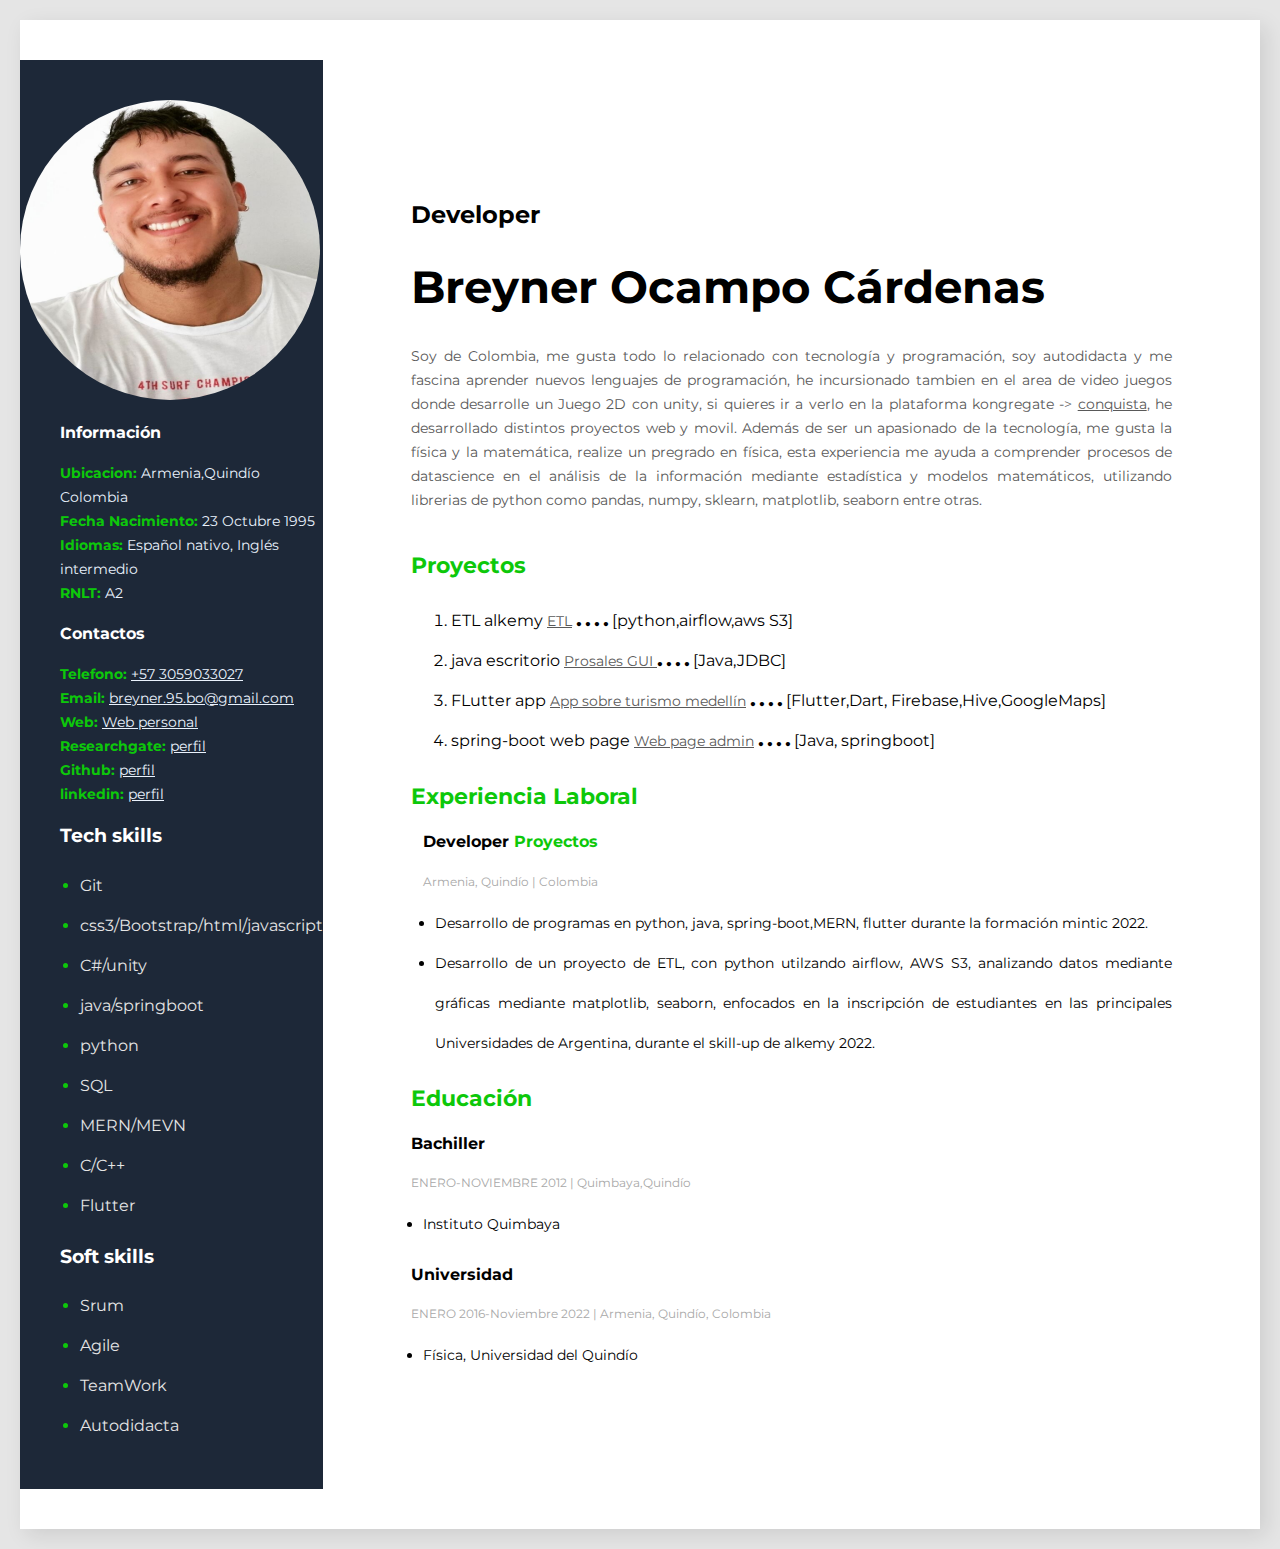
<file: CV.html>
<!DOCTYPE html>
<html lang="en">
  <head>
    <meta charset="UTF-8" />
    <meta http-equiv="X-UA-Compatible" content="IE=edge" />
    <meta name="viewport" content="width=device-width, initial-scale=1.0" />
    <link rel="stylesheet" href="/css/style2.css">
    
  <link rel="preconnect" href="https://fonts.googleapis.com">
  <link rel="preconnect"  href="https://fonts.gstatic.com" crossorigin>
  <link href="https://fonts.googleapis.com/css2?family=Montserrat:wght@400;700&display=swap" rel="stylesheet">
    
    <title>CV</title>
  </head>
  <body>
    <!-- <h1>Hi world1</h1>
    <h2>Hi Colombia 2</h2>
    <h3>Hi  Quindío 3</h3>
    <h4>Hi  Armenia 4</h4>
    <h5>Hi Go it 5</h5> -->
    <!-- contenedor principal -->

    <div class="contenedor-principal">
      <!-- Informacion general -->
      <div class="infor-general">
        <!-- descripcion -->
        <div class="descripcion">
          <h2>Developer</h2>
          <h1 class="nombre">Breyner Ocampo Cárdenas</h1>
          <p class="info-per">
          
          Soy de Colombia, me gusta todo lo relacionado con tecnología y programación, soy autodidacta y me fascina aprender nuevos lenguajes de programación, he incursionado tambien en el area de video juegos
           donde desarrolle un Juego 2D con unity, si quieres ir a verlo en la plataforma kongregate -> 
           <a  class="enlace-proy" target="_blank" href="https://www.kongregate.com/games/BOC_Games/conquista">conquista</a>, he desarrollado distintos proyectos web y movil.

Además de ser un apasionado de la tecnología, me gusta la física y la matemática, realize un pregrado en física, esta experiencia 
me ayuda a comprender procesos de datascience en el análisis de la información mediante estadística y modelos matemáticos, utilizando librerias de python como pandas, numpy, sklearn, matplotlib, seaborn entre otras.
          </p>
        </div>
        <!-- Proyectos -->
        <div class="proyectos">
          <h3 class="titulo-inforgen">Proyectos</h3>
          <ol>
            <li class="primer-elemeto-lista">
               ETL alkemy <a class="enlace-proy"  target="_blank" href="https://github.com/BROC95/Skill-Up-DA-c-Python/tree/grupoB">ETL</a> <span class="puntos-proy">....</span
              ><span>[python,airflow,aws S3]</span>
            </li>
            <li>
               java escritorio <a class="enlace-proy"  target="_blank"  href="https://github.com/BROC95/Reto_5_GUI">Prosales GUI </a> <span class="puntos-proy">....</span
              ><span>[Java,JDBC]</span>
            </li>
            <li>
              FLutter app  <a class="enlace-proy"  target="_blank" href="https://github.com/FlutterTravelWild/TravelWild/tree/main">App sobre turismo medellín</a> <span class="puntos-proy">....</span
              ><span>[Flutter,Dart, Firebase,Hive,GoogleMaps]</span>
            </li>
                    <li>
               spring-boot web page <a class="enlace-proy"  target="_blank" href="https://github.com/Legendary-admin/legendary-admin-/tree/master">Web page admin</a> <span class="puntos-proy">....</span
              ><span>[Java, springboot]</span>
            </li>
          </ol>
        </div>
        <!-- Experienccia laboral -->
        <div class="exp-laboral">
          <h3 class="titulo-inforgen">Experiencia Laboral</h3>

          <!-- empresa 2 -->
          <!-- <div>
            <h4 class="puesto-emp">backend <span class="text-naranja">freelance</span> </h4>
            <p class="period-exp">september 22 | country</p>
            <ul class="list-infor">
              <li>
                Lorem ipsum dolor sit amet consectetur adipisicing elit.
                Voluptatum illo voluptatibus soluta blanditiis optio officiis
                placeat facere velit sunt eius a quas assumenda recusandae,
                earum nesciunt, ducimus et voluptate natus.
              </li>
              <li>
                Lorem ipsum, dolor sit amet consectetur adipisicing elit. Hic
                blanditiis qui quae animi et fuga id possimus quibusdam. Porro
                magnam laboriosam voluptate debitis recusandae error totam
                veritatis dolor deserunt quidem.
              </li>
            </ul>
          </div> -->
          <!-- empresa 3 -->
          <div class="list-infor">
            <h4 class="puesto-emp">Developer <span class="text-naranja">Proyectos</span></h4>
            <p class="period-exp"> Armenia, Quindío | Colombia</p>
            <ul class="list-infor">
              <li>
              Desarrollo de programas en python, java, spring-boot,MERN, flutter durante la formación mintic 2022.
              </li>
              <li>
              Desarrollo de un proyecto de ETL, con python  utilzando airflow, AWS S3, analizando datos mediante gráficas mediante
              matplotlib, seaborn, enfocados en la inscripción de estudiantes en las principales Universidades de Argentina, durante 
              el skill-up de alkemy 2022.
              </li>
            </ul>
          </div>
        </div>
        <!-- Educación -->
        <div class="educ">
          <h3 class="titulo-inforgen">Educación</h3>
          <!--  educacion 1 -->
          <div>
            <h4 class="puesto-emp">Bachiller</h4>
            <p class="period-exp">ENERO-NOVIEMBRE 2012 | Quimbaya,Quindío</p>
            <ul class="list-infor">
              <li>
            Instituto Quimbaya
              </li>
            </ul>
          </div>
          <!-- educaión 2 -->
          <div>
            <h4 class="puesto-emp">Universidad</h4>
            <p class="period-exp"> ENERO 2016-Noviembre 2022 | Armenia, Quindío, Colombia</p>
            <ul class="list-infor">
              <li>
            Física, Universidad del Quindío
              </li>
            </ul>
          </div>
        </div>
      </div>
      <!-- informacion secundaria -->
      <aside class="infor-sec">
        <img class="img-p" src="/assets/image/yo.jpg" alt="perfil" srcset="" width="300" />
        <!-- contactos -->
        <div  class="contacto">
            <h3>Información</h3>
                <div>
            <span class="text-naranja"> Ubicacion:</span>
            <span class="info-contacto"> Armenia,Quindío Colombia</span>
          </div>
          
              <div>
            <span class="text-naranja"> Fecha Nacimiento: </span>
            <span class="info-contacto"> 23 Octubre 1995</span>
          </div>          
          <div>
            <span class="text-naranja">Idiomas: </span>
            <span class="info-contacto"> Español nativo, Inglés intermedio</span>
          </div>
                <div>
            <span class="text-naranja">  RNLT: </span>
            <span class="info-contacto"> A2</span>
          </div>

        </div>
        <div class="contacto">
          <h3>Contactos</h3>

   
          <div>
            <span class="text-naranja">Telefono:</span>
            <a class="info-contacto" href="tel">+57 3059033027</a>
          </div>

          <div>
            <span class="text-naranja">Email:</span>
            <a class="info-contacto" href="mailto:breyner.95.bo@gmail.com">breyner.95.bo@gmail.com</a>
          </div>
        
          <div>
          <span class="text-naranja">Web:</span>
            <a class="info-contacto"  target="_blank" href="https://635307a8ca4a5b00b7dcc1dd--curious-strudel-416261.netlify.app/"> Web personal</a>
         
          </div>
        
      <div>
          <span class="text-naranja">Researchgate:</span>
            <a class="info-contacto"  target="_blank" href=" https://www.researchgate.net/profile/Breyner-Ocampo-Cardenas"> perfil</a>
         
          </div>
                <div>
          <span class="text-naranja">Github:</span>
            <a class="info-contacto"  target="_blank" href="https://github.com/BROC95/"> perfil</a>
         
          </div>           
           <div>
          <span class="text-naranja">linkedin:</span>
            <a class="info-contacto"  target="_blank" href="https://www.linkedin.com/in/breyner-ocampo-c%C3%A1rdenas-physprogram/"> perfil</a>
         
          </div>

        
        </div>
     
        <!-- Habilidades tecnicas -->
        <div class="hab-tec">
          <h3>Tech skills</h3>
           <!-- <h3>Soft skills</h3> -->
          <ul>
            <li><span class="item-hab"> Git</span></li>
            <li><span class="item-hab"> css3/Bootstrap/html/javascript  </span></li>
            <li><span class="item-hab">C#/unity </span></li>
            <li><span class="item-hab">java/springboot</span></li>
            <li><span class="item-hab"> python </span></li>
            <li><span class="item-hab"> SQL </span></li>
            <li><span class="item-hab"> MERN/MEVN         </span></li>
            <li><span class="item-hab"> C/C++  </span></li>
            <li><span class="item-hab"> Flutter   </span></li>
          </ul> 
        </div>
        <!-- Habilidades Blandas -->
        <div class="hab-soft">
          <h3>Soft skills</h3>
          <ul>
            <li><span class="item-hab"> Srum    </span></li>
            <li><span class="item-hab"> Agile   </span></li>
            <li><span class="item-hab"> TeamWork</span></li>
            <li><span class="item-hab"> Autodidacta</span></li>
          </ul>
        </div>
      
      </aside>
    </div>
  </body>
</html>
</file>
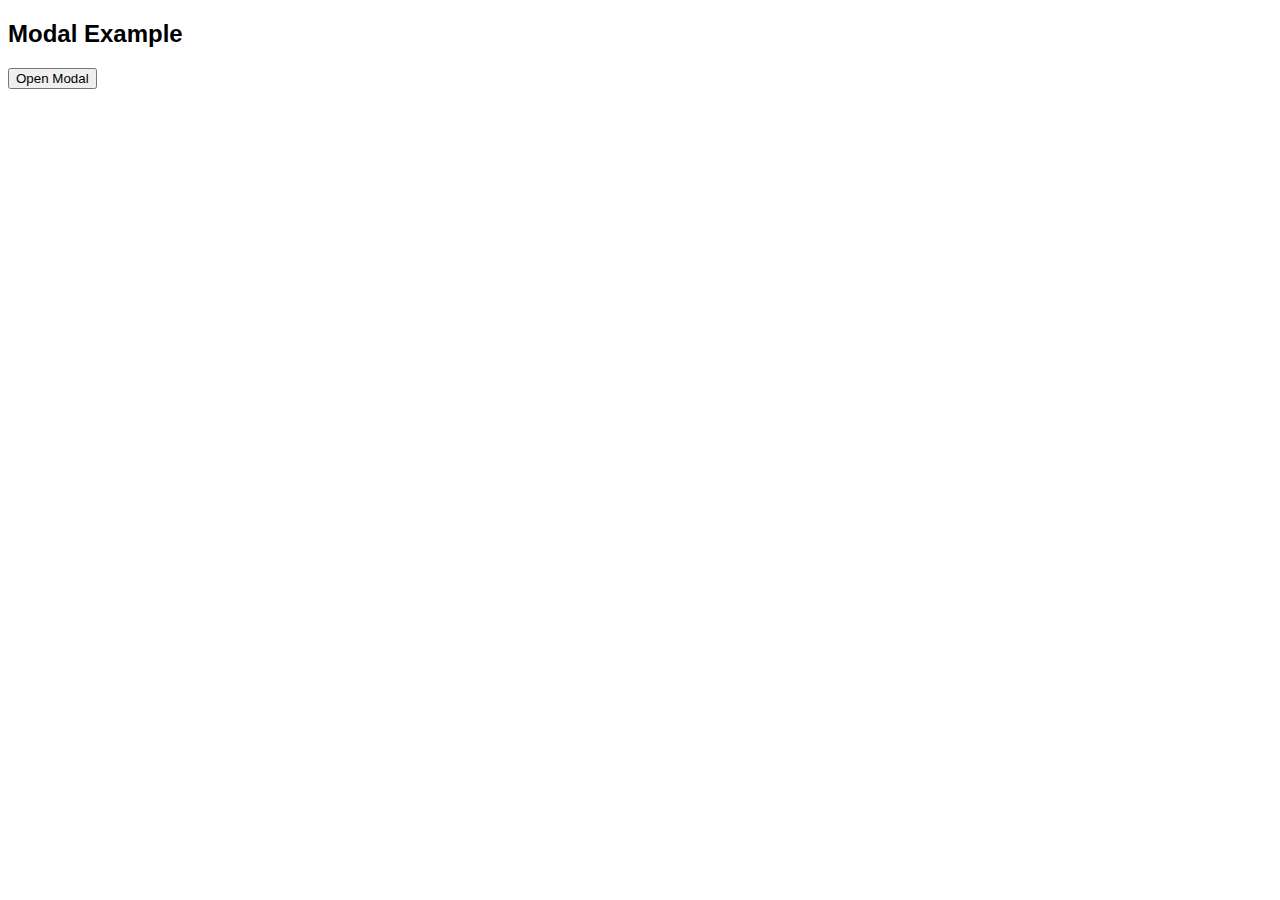
<file: modal.html>
<!DOCTYPE html>
<html>
<head>
<meta name="viewport" content="width=device-width, initial-scale=1">
<style>
body {font-family: Arial, Helvetica, sans-serif;}

/* The Modal (background) */
.modal {
  display: none; /* Hidden by default */
  position: fixed; /* Stay in place */
  z-index: 1; /* Sit on top */
  padding-top: 100px; /* Location of the box */
  left: 0;
  top: 0;
  width: 700px; /* Full width */
  height: 100%; /* Full height */
  overflow: auto; /* Enable scroll if needed */
}

/* Modal Content */
.modal-content {
  background-color: #fefefe;
  margin: auto;
  padding: 20px;
  border: 1px solid #888;
  width: 80%;
}

/* The Close Button */
.close {
  color: #aaaaaa;
  float: right;
  font-size: 28px;
  font-weight: bold;
}

.close:hover,
.close:focus {
  color: #000;
  text-decoration: none;
  cursor: pointer;
}
</style>
</head>
<body>

<h2>Modal Example</h2>

<!-- Trigger/Open The Modal -->
<button id="myBtn">Open Modal</button>

<!-- The Modal -->
<div id="myModal" class="modal">

  <!-- Modal content -->
  <div class="modal-content">
    <span class="close">&times;</span>
    <p>
    <div class="video"><iframe width="560" height="315" 
src="https://www.youtube.com/embed/wcVVXUV0YUY" frameborder="0" 
allow="accelerometer; autoplay; clipboard-write; encrypted-media; gyroscope; picture-in-picture" 
allowfullscreen></iframe> </div> 

    </p>

    
   

<script>
// Get the modal
var modal = document.getElementById("myModal");

// Get the button that opens the modal
var btn = document.getElementById("myBtn");

// Get the <span> element that closes the modal
var span = document.getElementsByClassName("close")[0];

// When the user clicks the button, open the modal 
btn.onclick = function() {
  modal.style.display = "block";
}

// When the user clicks on <span> (x), close the modal
span.onclick = function() {
  modal.style.display = "none";
}

// When the user clicks anywhere outside of the modal, close it
window.onclick = function(event) {
  if (event.target == modal) {
    modal.style.display = "none";
  }
}
</script>

</body>
</html>
</file>
<file: css/style2.css>
:root {
  /* Inserta la variable de los otros colores inspeccionando el exemplo de figma */
  /*Se esforce para trabalhar com variáveis, é uma dica profissional valiosa*/
  --cor-de-fundo: #f5f5f5;
  --cor-de-link: #000;
  /* --col-sec: #fb6d3a; */
  --col-sec: #0dc80a;
  --col-sec2: #ed845e;
  --col-button: #2a7ae4;
  /* --col-de-back-nav: #fff; */
  /* --col-de-back-inf: #EAF2FD; */
  --col-de-back-inf: #eaf2fd;
  --col-text:  #595959;
  /* --Raleway: "Raleway", sans-serif;
  --open-sans: "Open Sans", sans-serif;
  --Fasthand: "Fasthand", serif; */
}



body {
  background-color: #e5e5e5;
  /* background-color: #e5e5e5; */
  font-family: "Montserrat", sans-serif;
  /* box-shadow: 6px 6px 20px rgba(0, 0, 0, 0.1); */
  margin: 20px;
}
li {
  /* background-color: antiquewhite; */
  line-height: 40px;
}

.contenedor-principal {
  /* flex: content; */
  /* flex-direction: row-reverse; */
  background-color: white;
  display: flex;
  flex-direction: row-reverse;
  box-shadow: 6px 6px 20px rgba(0, 0, 0, 0.1);
}
.infor-general {
  width: 1200px;
  background-color: white;
  margin: 40px auto;
  padding: 100px 88px;
}

.titulo-inforgen {
  font-style: normal;
  font-weight: 700;
  font-size: 22px;
  line-height: 27px;

  color:  var(--col-sec);
}
.nombre {
  font-style: normal;
  font-weight: 700;
  font-size: 45px;
  line-height: 55px;

  color: #000000;
}
.info-per {
  /* width: 400px; */
  /* height: 120px; */
  /* left: 498px; */
  /* top: 252px; */

  font-family: "Montserrat";
  font-style: normal;
  font-weight: 400;
  font-size: 14px;
  line-height: 24px;
  text-align: justify;
  /* or 171% */

  color: #595959;
}
.descripcion {
  /* background-color: blueviolet; */
  margin: 40px auto;
}
.proyectos {
  /* background-color: beige; */
}

.enlace-proy {
  font-style: normal;
  font-weight: 400;
  font-size: 14px;
  line-height: 24px;
  /* or 171% */

  text-decoration-line: underline;

  color: #595959;
}

.puntos-proy {
  font-style: normal;
  font-weight: 700;
  font-size: 22px;
  line-height: 27px;
  letter-spacing: 3px;
  /* border: 1px dashed #a8a8a8; */
}
.puesto-emp {
  font-style: normal;
  font-weight: 700;
  font-size: 16px;
  line-height: 20px;
}
.text-naranja {
  color:var(--col-sec);
}
.text-naranja2 {
  color:var(--col-sec2);
}
.exp-laboral {
  /* background-color: aquamarine; */
}
.period-exp {
  font-style: normal;
  font-weight: 400;
  font-size: 12px;
  line-height: 15px;
  /* identical to box height */

  color: #a8a8a8;
}

.list-infor {
  font-style: normal;
  font-weight: 400;
  font-size: 14px;
  line-height: 24px;
  /* or 171% */

  color: #000000;
  padding-left: 12px;
  text-align: justify;
}
.educ {
  /* background-color: bisque; */
}

.primer-elemeto-lista {
  /* background: rgb(91, 123, 111); */
}

.infor-sec {
  background-color: #1d2838;
  /* color: #FFFFFF; */
  /* position: absolute; */
  /* width: 370px;
height: 1319px; */
  /* left: 40px; */
  /* top: 37px; */
  margin: 40px auto;
  padding-top: 40px;
}

.img-p {
  /* margin-top: 40px; */
}

.tipo-contacto {
  font-style: normal;
  font-weight: 700;
  font-size: 14px;
  line-height: 24px;
  /* or 171% */
  padding-right: 17px;

  color: #ffffff;
}
.info-contacto {
  font-style: normal;
  font-weight: 400;
  font-size: 14px;
  line-height: 24px;
  /* or 171% */

  /* color: #ffffff; */
  color: var(--col-de-back-inf)

  /* opacity: 0.5; */
}

.hab-soft {
  padding-right: 0;
  /* margin-left: 140px; */
}

.contacto {
  font-style: normal;
  font-weight: 700;
  font-size: 14px;
  line-height: 24px;
  /* or 171% */

  color: #ffffff;
}
.contacto,
.hab-tec,
.hab-soft {
  margin-left: 40px;
}
.hab-tec > h3 {
  color: #ffffff;
}
.hab-soft > h3 {
  color: #ffffff;
}

.hab-tec > ul {
  color:  var(--col-sec);
  /* padding-right: 0; */
  margin-left: -20px;
}
.hab-soft > ul {
  color:  var(--col-sec);
  /* padding-right: 0; */
  margin-left: -20px;
}

.item-hab {
  color: #e5e5e5;
}

.img-p{
height: 300px;
width:  300px;
  border-top-left-radius: 50% 50%;
  border-top-right-radius: 50% 50%;
  border-bottom-right-radius: 50% 50%;
  border-bottom-left-radius: 50% 50%;
}
</file>
